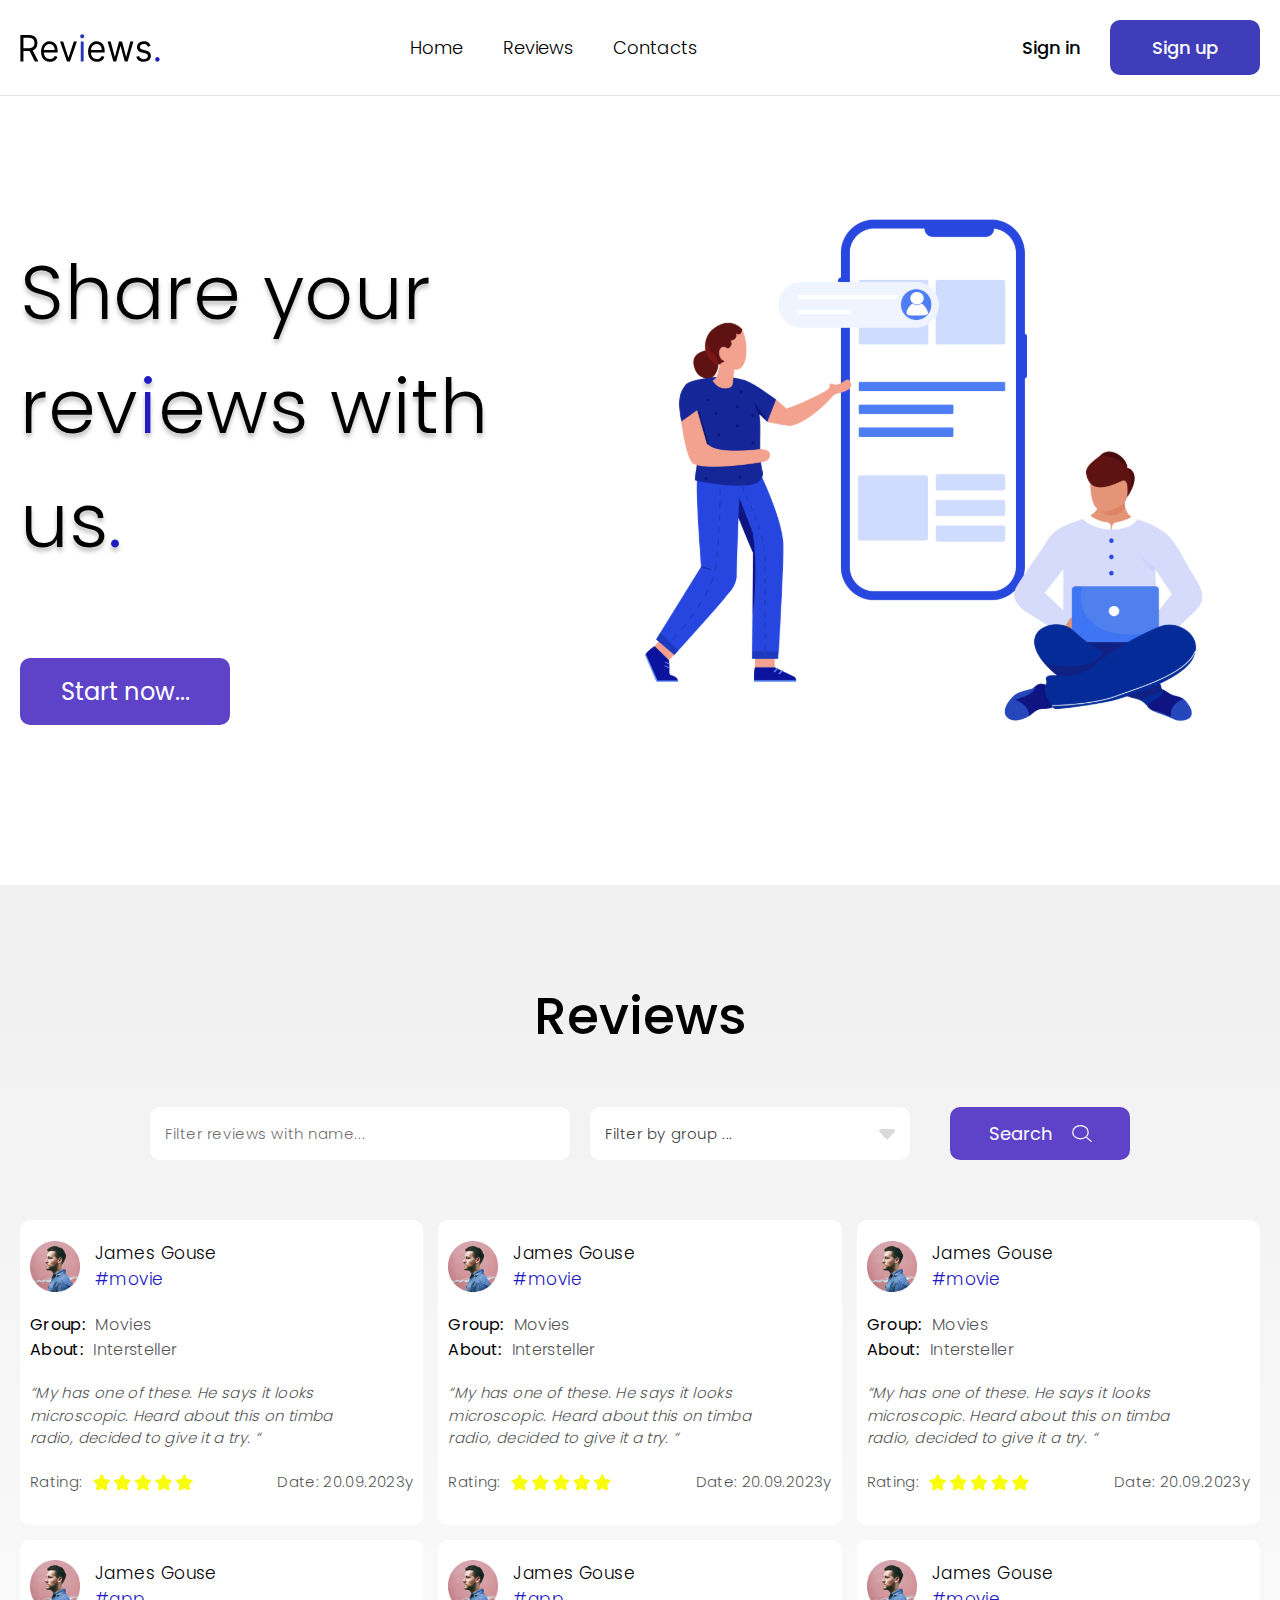
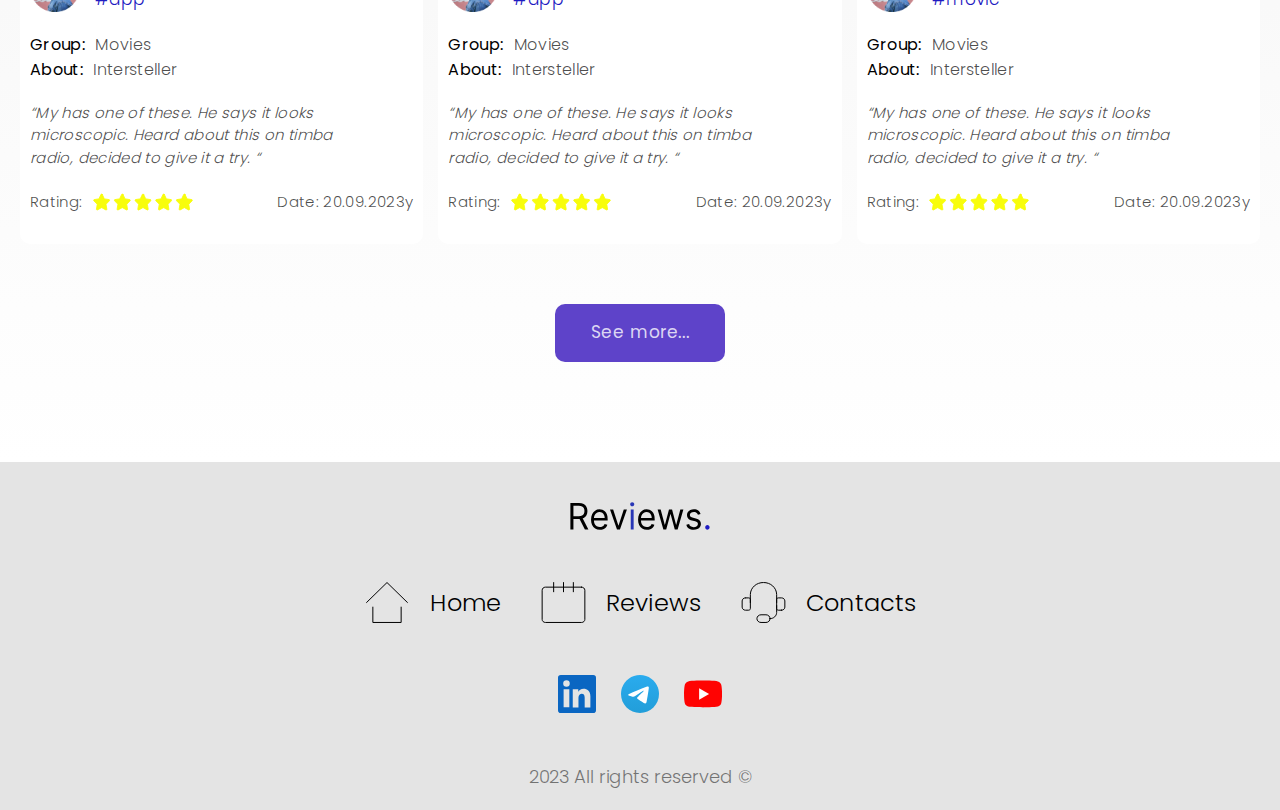
<file: index.html>
<!DOCTYPE html>
<html lang="en">
<head>
    <meta charset="UTF-8">
    <meta http-equiv="X-UA-Compatible" content="IE=edge">
    <meta name="viewport" content="width=device-width, initial-scale=1.0">
    <title>Reviews</title>
    <link rel="stylesheet" href="./css/main.css">
</head>
<body>
    <header class="site-header">
        <div class="container">
            <div class="site-header__wrapper">
                <a class="logo" href="./index.html">
                    <img class="logo__img" src="./images/svg/logo.svg" alt="Review's logo">
                </a>
                <div class="site-header__inner js-header-inner">
                    <button class="site-header__inner-btn js-close-btn" type="button"></button>
                    <nav class="site-header__nav">
                        <ul class="site-header__list">
                            <li class="site-header__item">
                                <a class="site-header__link" href="./index.html">
                                    Home
                                </a>
                            </li>
                            <li>
                                <a class="site-header__link" href="#reviews">
                                    Reviews
                                </a>
                            </li>
                            <li>
                                <a class="site-header__link" href="#">
                                    Contacts
                                </a>
                            </li>
                        </ul>
                    </nav>
                    <div class="site-header__auth">
                        <a class="site-header__auth-link sign-in-btn" href="./views/login.html">Sign in</a>
                        <a class="site-header__auth-link sign-up-btn" href="./views/register.html">Sign up</a>
                    </div>
                </div>
                <button class="site-header__btn js-menu-btn" type="button"></button>
            </div>
        </div>
    </header>
    <main class="site-main">
        <section class="hero">
            <div class="container">
                <div class="hero__wrapper">
                    <div class="hero__details-wrapper">
                        <div class="hero__title-wrapper">
                            <h1 class="hero__title" title="Share your reviews with us.">
                                Share your rev<span class="hero__title-stage">i</span>ews with us<span class="hero__title-stage">.</span>
                            </h1>
                        </div>
                        <img class="hero__img" src="./images/svg/herobg.svg" alt="hero vector image">
                        <a class="hero__link" href="#">
                            Start now...
                        </a>
                    </div>
                </div>
            </div>
        </section>
        <section class="reviews">
            <div class="container">
                <div class="reviews__wrapper" id="reviews">
                    <h2 class="reviews__title" title="Reviews">
                        Reviews
                    </h2>
                    <form class="reviews__form" action="" method="GET" autocomplete="off">
                        <input class="reviews__input" name="user_query" type="search" placeholder="Filter reviews with name..." aria-label="Filter reviews with name">
                        <select class="reviews__input reviews__input--selection" name="group" aria-label="Select group">
                            <option value="" hidden>Filter by group ...</option>
                            <option value="Books">Books</option>
                            <option value="App">Application & Softwares</option>
                            <option value="Movies">Movies</option>
                            <option value="Games">Games</option>
                        </select>
                        <button class="reviews__form-btn" type="submit">Search</button>
                    </form>
                    <ul class="reviews__list">
                        <li class="reviews__item">
                            <div class="reviews__item-details-wrapper">
                                <img class="reviews__user-img" src="./images/png/sample.png" width="50" height="50" alt="image">
                                <div class="reviews__item-details-inner">
                                    <strong class="reviews__user-name">
                                        James Gouse
                                    </strong>
                                    <a class="reviews__item-tag" href="#">
                                        #movie
                                    </a>
                                </div>
                            </div>
                            <div class="reviews__item-general-info">
                               <div class="reviews__item-general-inner-wrapper">
                                <div class="reviews__item-general-inner">
                                    <strong class="reviews__item-group-heading">
                                        Group:
                                    </strong>
                                    <span class="reviews__item-group-desc">
                                        Movies
                                    </span>
                                </div>
                                <div class="reviews__item-general-inner">
                                    <strong class="reviews__item-group-heading">
                                        About: 
                                    </strong>
                                    <span class="reviews__item-group-desc">
                                        Intersteller
                                    </span>
                                </div>
                               </div>
                            </div>
                            <div class="reviews__item-desc-wrapper">
                                <p class="reviews__item-desc" title="My has one of these. He says it looks microscopic. 
                                Heard about this on timba radio, decided to give it a try. ">
                                    “My has one of these. He says it looks microscopic. Heard about this 
                                    on timba radio, decided to give it a try. “

                                </p>
                            </div>
                            <div class="reviews__item-add-info">
                                <div class="reviews__item-rating-wrapper">
                                    <p class="reviews__item-rating-desc" title="Rating">
                                        Rating: 
                                    </p>
                                    <img class="reviews__item-rating-img" src="./images/svg/stars.svg" alt="star icon">
                                </div>
                                <div class="reviews__item-date-wrapper">
                                    <p class="reviews__item-date-desc" title="">
                                        Date: 
                                        <time class="reivews__item-date" datetime="20-09-2023">
                                            20.09.2023y 
                                        </time>
                                    </p>
                                </div>
                            </div>
                        </li>
                        <li class="reviews__item">
                            <div class="reviews__item-details-wrapper">
                                <img class="reviews__user-img" src="./images/png/sample.png" width="50" height="50" alt="image">
                                <div class="reviews__item-details-inner">
                                    <strong class="reviews__user-name">
                                        James Gouse
                                    </strong>
                                    <a class="reviews__item-tag" href="#">
                                        #movie
                                    </a>
                                </div>
                            </div>
                            <div class="reviews__item-general-info">
                               <div class="reviews__item-general-inner-wrapper">
                                <div class="reviews__item-general-inner">
                                    <strong class="reviews__item-group-heading">
                                        Group:
                                    </strong>
                                    <span class="reviews__item-group-desc">
                                        Movies
                                    </span>
                                </div>
                                <div class="reviews__item-general-inner">
                                    <strong class="reviews__item-group-heading">
                                        About: 
                                    </strong>
                                    <span class="reviews__item-group-desc">
                                        Intersteller
                                    </span>
                                </div>
                               </div>
                            </div>
                            <div class="reviews__item-desc-wrapper">
                                <p class="reviews__item-desc" title="My has one of these. He says it looks microscopic. 
                                Heard about this on timba radio, decided to give it a try. ">
                                    “My has one of these. He says it looks microscopic. Heard about this 
                                    on timba radio, decided to give it a try. “

                                </p>
                            </div>
                            <div class="reviews__item-add-info">
                                <div class="reviews__item-rating-wrapper">
                                    <p class="reviews__item-rating-desc" title="Rating">
                                        Rating: 
                                    </p>
                                    <img class="reviews__item-rating-img" src="./images/svg/stars.svg" alt="star icon">
                                </div>
                                <div class="reviews__item-date-wrapper">
                                    <p class="reviews__item-date-desc" title="">
                                        Date: 
                                        <time class="reivews__item-date" datetime="20-09-2023">
                                            20.09.2023y 
                                        </time>
                                    </p>
                                </div>
                            </div>
                        </li>
                        <li class="reviews__item">
                            <div class="reviews__item-details-wrapper">
                                <img class="reviews__user-img" src="./images/png/sample.png" width="50" height="50" alt="image">
                                <div class="reviews__item-details-inner">
                                    <strong class="reviews__user-name">
                                        James Gouse
                                    </strong>
                                    <a class="reviews__item-tag" href="#">
                                        #movie
                                    </a>
                                </div>
                            </div>
                            <div class="reviews__item-general-info">
                               <div class="reviews__item-general-inner-wrapper">
                                <div class="reviews__item-general-inner">
                                    <strong class="reviews__item-group-heading">
                                        Group:
                                    </strong>
                                    <span class="reviews__item-group-desc">
                                        Movies
                                    </span>
                                </div>
                                <div class="reviews__item-general-inner">
                                    <strong class="reviews__item-group-heading">
                                        About: 
                                    </strong>
                                    <span class="reviews__item-group-desc">
                                        Intersteller
                                    </span>
                                </div>
                               </div>
                            </div>
                            <div class="reviews__item-desc-wrapper">
                                <p class="reviews__item-desc" title="My has one of these. He says it looks microscopic. 
                                Heard about this on timba radio, decided to give it a try. ">
                                    “My has one of these. He says it looks microscopic. Heard about this 
                                    on timba radio, decided to give it a try. “

                                </p>
                            </div>
                            <div class="reviews__item-add-info">
                                <div class="reviews__item-rating-wrapper">
                                    <p class="reviews__item-rating-desc" title="Rating">
                                        Rating: 
                                    </p>
                                    <img class="reviews__item-rating-img" src="./images/svg/stars.svg" alt="star icon">
                                </div>
                                <div class="reviews__item-date-wrapper">
                                    <p class="reviews__item-date-desc" title="">
                                        Date: 
                                        <time class="reivews__item-date" datetime="20-09-2023">
                                            20.09.2023y 
                                        </time>
                                    </p>
                                </div>
                            </div>
                        </li>
                        <li class="reviews__item">
                            <div class="reviews__item-details-wrapper">
                                <img class="reviews__user-img" src="./images/png/sample.png" width="50" height="50" alt="image">
                                <div class="reviews__item-details-inner">
                                    <strong class="reviews__user-name">
                                        James Gouse
                                    </strong>
                                    <a class="reviews__item-tag" href="#">
                                        #app
                                    </a>
                                </div>
                            </div>
                            <div class="reviews__item-general-info">
                               <div class="reviews__item-general-inner-wrapper">
                                <div class="reviews__item-general-inner">
                                    <strong class="reviews__item-group-heading">
                                        Group:
                                    </strong>
                                    <span class="reviews__item-group-desc">
                                        Movies
                                    </span>
                                </div>
                                <div class="reviews__item-general-inner">
                                    <strong class="reviews__item-group-heading">
                                        About: 
                                    </strong>
                                    <span class="reviews__item-group-desc">
                                        Intersteller
                                    </span>
                                </div>
                               </div>
                            </div>
                            <div class="reviews__item-desc-wrapper">
                                <p class="reviews__item-desc" title="My has one of these. He says it looks microscopic. 
                                Heard about this on timba radio, decided to give it a try. ">
                                    “My has one of these. He says it looks microscopic. Heard about this 
                                    on timba radio, decided to give it a try. “

                                </p>
                            </div>
                            <div class="reviews__item-add-info">
                                <div class="reviews__item-rating-wrapper">
                                    <p class="reviews__item-rating-desc" title="Rating">
                                        Rating: 
                                    </p>
                                    <img class="reviews__item-rating-img" src="./images/svg/stars.svg" alt="star icon">
                                </div>
                                <div class="reviews__item-date-wrapper">
                                    <p class="reviews__item-date-desc" title="">
                                        Date: 
                                        <time class="reivews__item-date" datetime="20-09-2023">
                                            20.09.2023y 
                                        </time>
                                    </p>
                                </div>
                            </div>
                        </li>
                        <li class="reviews__item">
                            <div class="reviews__item-details-wrapper">
                                <img class="reviews__user-img" src="./images/png/sample.png" width="50" height="50" alt="image">
                                <div class="reviews__item-details-inner">
                                    <strong class="reviews__user-name">
                                        James Gouse
                                    </strong>
                                    <a class="reviews__item-tag" href="#">
                                        #app
                                    </a>
                                </div>
                            </div>
                            <div class="reviews__item-general-info">
                               <div class="reviews__item-general-inner-wrapper">
                                <div class="reviews__item-general-inner">
                                    <strong class="reviews__item-group-heading">
                                        Group:
                                    </strong>
                                    <span class="reviews__item-group-desc">
                                        Movies
                                    </span>
                                </div>
                                <div class="reviews__item-general-inner">
                                    <strong class="reviews__item-group-heading">
                                        About: 
                                    </strong>
                                    <span class="reviews__item-group-desc">
                                        Intersteller
                                    </span>
                                </div>
                               </div>
                            </div>
                            <div class="reviews__item-desc-wrapper">
                                <p class="reviews__item-desc" title="My has one of these. He says it looks microscopic. 
                                Heard about this on timba radio, decided to give it a try. ">
                                    “My has one of these. He says it looks microscopic. Heard about this 
                                    on timba radio, decided to give it a try. “

                                </p>
                            </div>
                            <div class="reviews__item-add-info">
                                <div class="reviews__item-rating-wrapper">
                                    <p class="reviews__item-rating-desc" title="Rating">
                                        Rating: 
                                    </p>
                                    <img class="reviews__item-rating-img" src="./images/svg/stars.svg" alt="star icon">
                                </div>
                                <div class="reviews__item-date-wrapper">
                                    <p class="reviews__item-date-desc" title="">
                                        Date: 
                                        <time class="reivews__item-date" datetime="20-09-2023">
                                            20.09.2023y 
                                        </time>
                                    </p>
                                </div>
                            </div>
                        </li>
                        <li class="reviews__item">
                            <div class="reviews__item-details-wrapper">
                                <img class="reviews__user-img" src="./images/png/sample.png" width="50" height="50" alt="image">
                                <div class="reviews__item-details-inner">
                                    <strong class="reviews__user-name">
                                        James Gouse
                                    </strong>
                                    <a class="reviews__item-tag" href="#">
                                        #movie
                                    </a>
                                </div>
                            </div>
                            <div class="reviews__item-general-info">
                               <div class="reviews__item-general-inner-wrapper">
                                <div class="reviews__item-general-inner">
                                    <strong class="reviews__item-group-heading">
                                        Group:
                                    </strong>
                                    <span class="reviews__item-group-desc">
                                        Movies
                                    </span>
                                </div>
                                <div class="reviews__item-general-inner">
                                    <strong class="reviews__item-group-heading">
                                        About: 
                                    </strong>
                                    <span class="reviews__item-group-desc">
                                        Intersteller
                                    </span>
                                </div>
                               </div>
                            </div>
                            <div class="reviews__item-desc-wrapper">
                                <p class="reviews__item-desc" title="My has one of these. He says it looks microscopic. 
                                Heard about this on timba radio, decided to give it a try. ">
                                    “My has one of these. He says it looks microscopic. Heard about this 
                                    on timba radio, decided to give it a try. “

                                </p>
                            </div>
                            <div class="reviews__item-add-info">
                                <div class="reviews__item-rating-wrapper">
                                    <p class="reviews__item-rating-desc" title="Rating">
                                        Rating: 
                                    </p>
                                    <img class="reviews__item-rating-img" src="./images/svg/stars.svg" alt="star icon">
                                </div>
                                <div class="reviews__item-date-wrapper">
                                    <p class="reviews__item-date-desc" title="">
                                        Date: 
                                        <time class="reivews__item-date" datetime="20-09-2023">
                                            20.09.2023y 
                                        </time>
                                    </p>
                                </div>
                            </div>
                        </li>
                    </ul>
                    <button class="reviews__btn" type="button">See more...</button>
                </div>
            </div>
        </section>
    </main>
    <footer class="site-footer">
        <div class="container">
            <div class="site-footer__wrapper">
                <a class="logo logo--footer" href="./index.html">
                    <img class="logo__img" src="./images/svg/logo.svg" alt="Review's logo">
                </a>
                <nav class="site-footer__nav">
                    <ul class="site-footer__list">
                        <li class="site-footer__item">
                            <a class="site-footer__link" href="#">
                                Home
                            </a>
                        </li>
                        <li class="site-footer__item">
                            <a class="site-footer__link" href="#">
                                Reviews
                            </a>
                        </li>
                        <li class="site-footer__item">
                            <a class="site-footer__link" href="#">
                                Contacts
                            </a>
                        </li>
                    </ul>
                </nav>
                <ul class="site-footer__social-media-list">
                    <li class="site-footer__social-media-item">
                        <a class="site-footer__social-media-link" href="#">
                            <img class="site-footer__social-media-img" src="./images/svg/linkedin.svg" alt="linkedin icon">
                        </a>
                    </li>
                    <li class="site-footer__social-media-item">
                        <a class="site-footer__social-media-link" href="#">
                            <img class="site-footer__social-media-img" src="./images/svg/telegram.svg" alt="telegram icon">
                        </a>
                    </li>
                    <li class="site-footer__social-media-item">
                        <a class="site-footer__social-media-link" href="#">
                            <img class="site-footer__social-media-img" src="./images/svg/youtube.svg" alt="youtube icon">
                        </a>
                    </li>
                </ul>
                <span class="copyright">2023 All rights reserved &copy;</span>
            </div>
        </div>
    </footer>
    <script src="./js/app.js"></script>
</body>
</html>
</file>
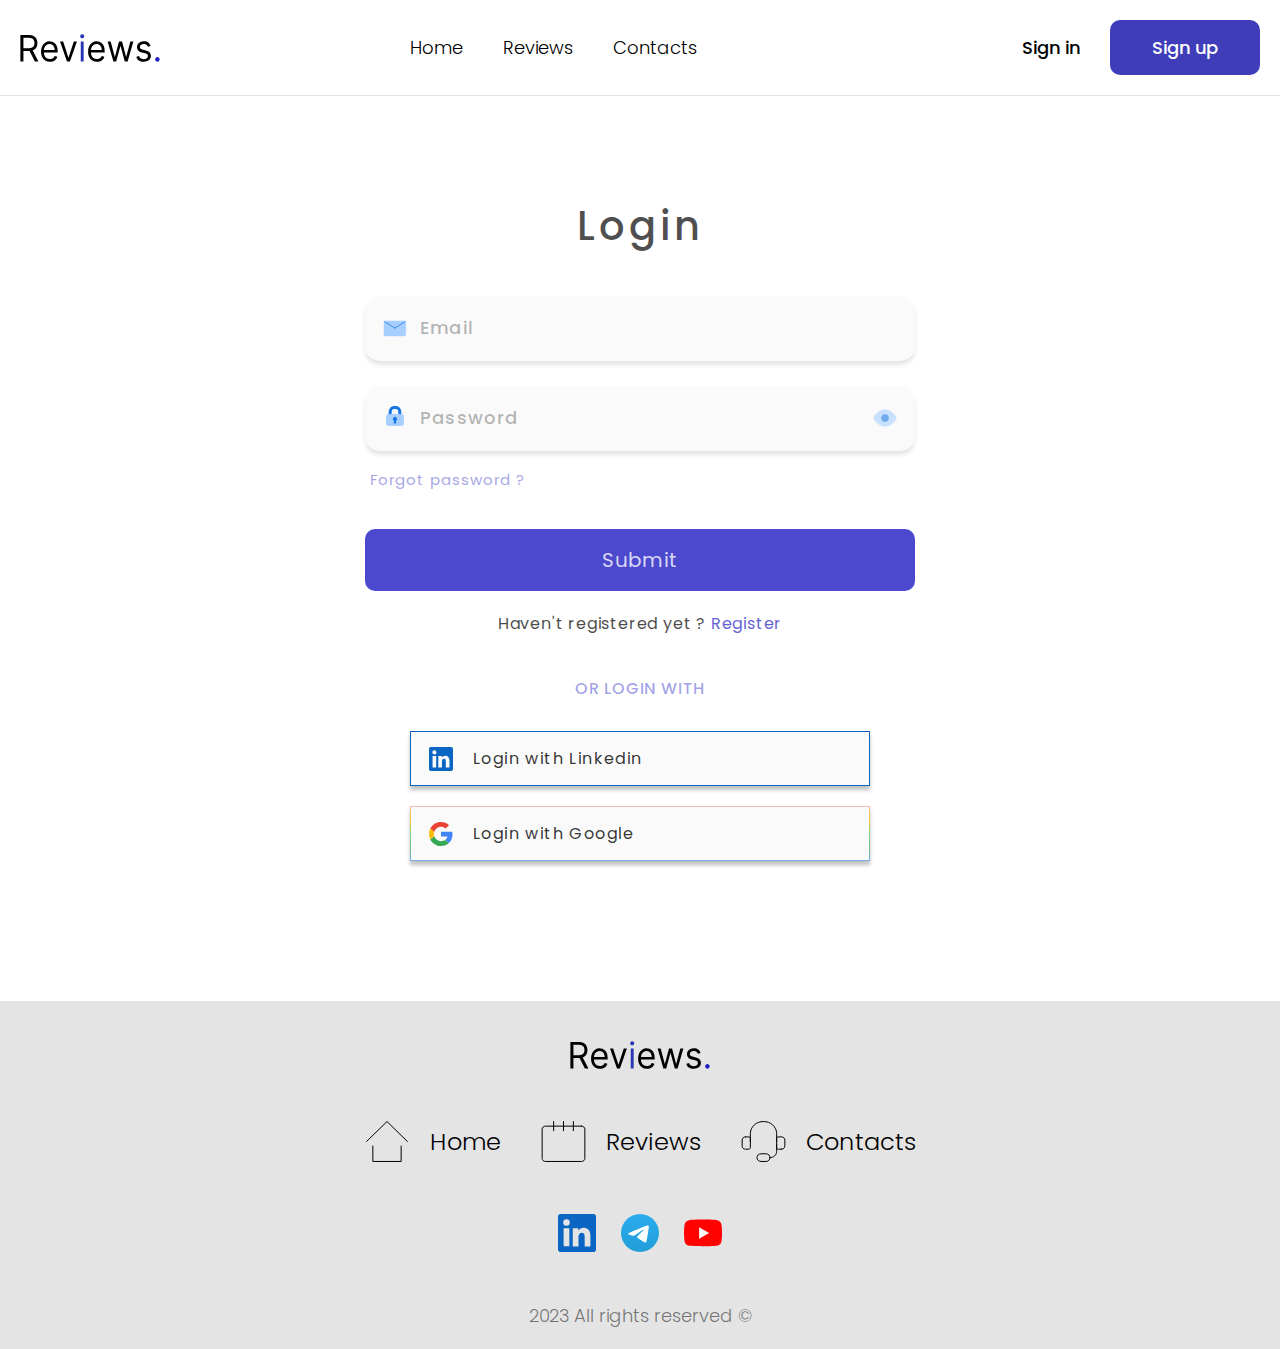
<file: views/login.html>
<!DOCTYPE html>
<html lang="en">
<head>
    <meta charset="UTF-8">
    <meta http-equiv="X-UA-Compatible" content="IE=edge">
    <meta name="viewport" content="width=device-width, initial-scale=1.0">
    <title>Login</title>
    <link rel="stylesheet" href="../css/main.css">
</head>
<body>
    <header class="site-header">
        <div class="container">
            <div class="site-header__wrapper">
                <a class="logo" href="../index.html">
                    <img class="logo__img" src="../images/svg/logo.svg" alt="Review's logo">
                </a>
                <div class="site-header__inner js-header-inner">
                    <button class="site-header__inner-btn js-close-btn" type="button"></button>
                    <nav class="site-header__nav">
                        <ul class="site-header__list">
                            <li class="site-header__item">
                                <a class="site-header__link" href="../index.html">
                                    Home
                                </a>
                            </li>
                            <li>
                                <a class="site-header__link" href="#">
                                    Reviews
                                </a>
                            </li>
                            <li>
                                <a class="site-header__link" href="#">
                                    Contacts
                                </a>
                            </li>
                        </ul>
                    </nav>
                    <div class="site-header__auth">
                        <a class="site-header__auth-link sign-in-btn" href="./login.html">Sign in</a>
                        <a class="site-header__auth-link sign-up-btn" href="./register.html">Sign up</a>
                    </div>
                </div>
                <button class="site-header__btn js-menu-btn" type="button"></button>
            </div>
        </div>
    </header>
    <main class="site-main">
        <section class="login auth">
            <div class="container">
                <div class="login__wrapper auth__wrapper">
                    <h2 class="auth__title" title="Login">
                        Login
                    </h2>
                    <form class="auth__form js-login-form" action="https://echo.htmlacademy.ru/courses" method="POST" autocomplete="off">
                        <span class="auth__error-msg js-login-error"></span>
                        <div class="auth__form-group">
                            <span class="auth__input-icon icon-email"></span>
                            <input class="auth__input js-email-input" type="email" name="user_email" placeholder="Email" aria-label="Enter your email" required>
                            <span class="auth__err-msg name-error"></span>
                        </div>
                        <div class="auth__form-group">
                            <span class="auth__input-icon icon-password"></span>
                            <input class="auth__input js-password-input" type="password" name="user_password" placeholder="Password" aria-label="Enter your password" required>
                            <span class="auth__input-icon icon-eye js-eye-icon"></span>
                            <span class="auth__err-msg password-error"></span>
                        </div>
                        <a class="auth__forgot-password-link" href="#">Forgot password ?</a>
                        <button class="auth__form-btn" type="submit">
                            Submit
                        </button>
                        <p class="auth__desc" title="Haven't registered yet ?">
                            Haven't registered yet ? <a class="auth__desc-link" href="./register.html">Register</a>
                        </p>
                    </form>
                    <div class="auth__option-wrapper">
                        <p class="auth__option-desc" title="OR LOGIN WITH">
                            OR LOGIN WITH
                        </p>
                        <div class="auth__option-links-wrapper">
                            <a class="auth__option-link linkedin-link" href="#">Login with Linkedin</a>
                            <a class="auth__option-link google-link" href="#">Login with Google</a>
                        </div>
                    </div>
                </div>
            </div>
        </section>
    </main>
    <footer class="site-footer">
        <div class="container">
            <div class="site-footer__wrapper">
                <a class="logo logo--footer" href="../index.html">
                    <img class="logo__img" src="../images/svg/logo.svg" alt="Review's logo">
                </a>
                <nav class="site-footer__nav">
                    <ul class="site-footer__list">
                        <li class="site-footer__item">
                            <a class="site-footer__link" href="../index.html">
                                Home
                            </a>
                        </li>
                        <li class="site-footer__item">
                            <a class="site-footer__link" href="#">
                                Reviews
                            </a>
                        </li>
                        <li class="site-footer__item">
                            <a class="site-footer__link" href="#">
                                Contacts
                            </a>
                        </li>
                    </ul>
                </nav>
                <ul class="site-footer__social-media-list">
                    <li class="site-footer__social-media-item">
                        <a class="site-footer__social-media-link" href="#">
                            <img class="site-footer__social-media-img" src="../images/svg/linkedin.svg" alt="linkedin icon">
                        </a>
                    </li>
                    <li class="site-footer__social-media-item">
                        <a class="site-footer__social-media-link" href="#">
                            <img class="site-footer__social-media-img" src="../images/svg/telegram.svg" alt="telegram icon">
                        </a>
                    </li>
                    <li class="site-footer__social-media-item">
                        <a class="site-footer__social-media-link" href="#">
                            <img class="site-footer__social-media-img" src="../images/svg/youtube.svg" alt="youtube icon">
                        </a>
                    </li>
                </ul>
                <span class="copyright">2023 All rights reserved &copy;</span>
            </div>
        </div>
    </footer>
    <script src="../js/app.js"></script>
    <script src="../js/login.js"></script>
</body>
</html>
</file>
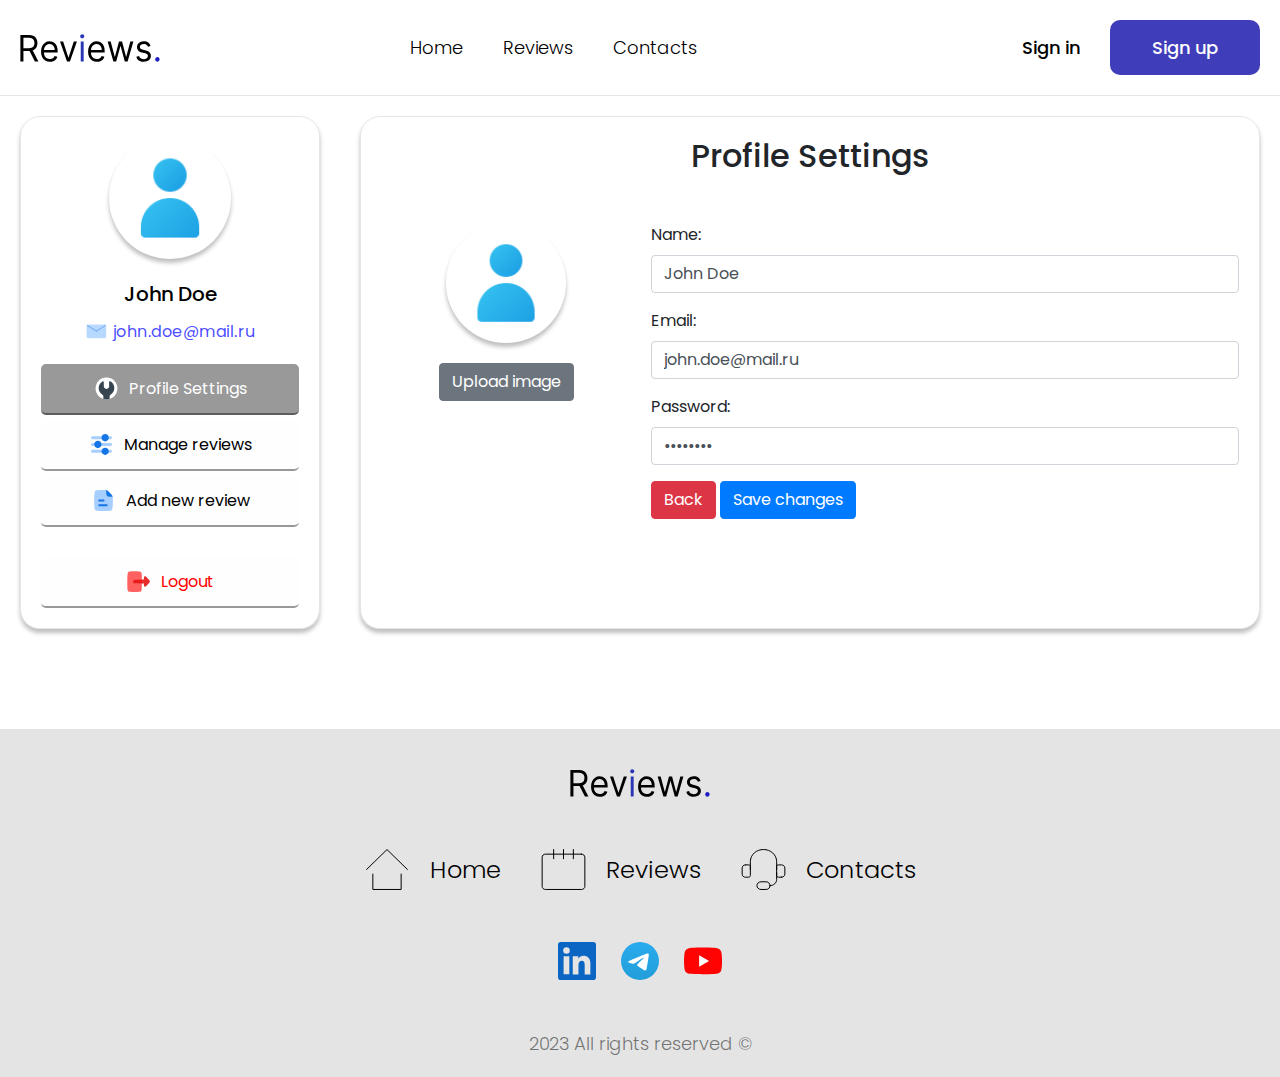
<file: views/profile.html>
<!DOCTYPE html>
<html lang="en">
<head>
    <meta charset="UTF-8">
    <meta http-equiv="X-UA-Compatible" content="IE=edge">
    <meta name="viewport" content="width=device-width, initial-scale=1.0">
    <title>Profile</title>
    <link rel="stylesheet" href="../css/bootstrap/bootstrap.min.css">
    <link rel="stylesheet" href="../css/main.css">
</head>
<body>
    <header class="site-header">
        <div class="container">
            <div class="site-header__wrapper">
                <a class="logo" href="../index.html">
                    <img class="logo__img" src="../images/svg/logo.svg" alt="Review's logo">
                </a>
                <div class="site-header__inner js-header-inner">
                    <button class="site-header__inner-btn js-close-btn" type="button"></button>
                    <nav class="site-header__nav">
                        <ul class="site-header__list">
                            <li class="site-header__item">
                                <a class="site-header__link" href="../index.html">
                                    Home
                                </a>
                            </li>
                            <li>
                                <a class="site-header__link" href="#">
                                    Reviews
                                </a>
                            </li>
                            <li>
                                <a class="site-header__link" href="#">
                                    Contacts
                                </a>
                            </li>
                        </ul>
                    </nav>
                    <div class="site-header__auth">
                        <a class="site-header__auth-link sign-in-btn" href="./login.html">Sign in</a>
                        <a class="site-header__auth-link sign-up-btn" href="./register.html">Sign up</a>
                    </div>
                </div>
                <button class="site-header__btn js-menu-btn" type="button"></button>
            </div>
        </div>
    </header>
    <main class="site-main">
       <section class="profile">
        <div class="container">
            <div class="profile__wrapper">
                <div class="profile__panel-wrapper">
                     <div class="profile__img-wrapper">
                        <img class="profile__img" src="../images/png/user.png" width="100" height="100" alt="image">
                     </div>
                     <div class="profile__info-wrapper">
                        <p class="profile__user-name" title="John Doe">
                            John Doe
                        </p>
                        <a class="profile__user-mail" href="mailto:john.doe@mail.ru">john.doe@mail.ru</a>
                     </div>
                     <div class="profile__action-btn-wrapper">
                        <button class="profile__action-btn active-btn" type="button">Profile Settings</button>
                        <button class="profile__action-btn" type="button">Manage reviews</button>
                        <button class="profile__action-btn" type="button">Add new review</button>
                        <button class="profile__action-btn logout-btn" type="button">Logout</button>
                     </div>
                </div>
                <div class="profile__details-wrapper">
                    
                    <div class="profile__settings-wrapper">
                        <h2 class="profile__settings-title h2 text-center mb-5">
                            Profile Settings
                        </h2>
                       <div class="profile__settings-inner-wrapper">
                        <div class="profile__settings-inner-user">
                            <div class="profile__settings-user-img-wrapper">
                               <img class="profile__img" src="../images/png/user.png" width="100" height="100" alt="image">
                            </div>
                            <form class="profile__settings-user-img-form">
                                <label class="profile__settings-user-img-label btn btn-secondary" for="user-image">
                                    Upload image
                                    <input class="profile__settings-user-input" id="user-image" type="file">
                                </label>
                            </form>
                        </div>
                        <div class="profile__settings-inner-form">
                        
                            <form class="profile__settings-form">
                                <div class="form-group">
                                    <label for="name">Name: </label>
                                    <input class="form-control" id="name" value="John Doe" type="text">
                                </div>
                                <div class="form-group">
                                    <label for="email">Email: </label>
                                    <input class="form-control" id="email" value="john.doe@mail.ru" type="email">
                                </div>
                                <div class="form-group">
                                    <label for="password">Password: </label>
                                    <input class="form-control" id="password" value="12345678" type="password">
                                </div>
                                <a class="btn btn-danger" href="../index.html">Back</a>
                                <button class="btn btn-primary">Save changes</button>
                            </form>
                        </div>
                       </div>
                    </div>
                    <div class="profile__manage-reviews-wrapper">

                    </div>
                    <div class="profile__add-review-wrapper">

                    </div>
                </div>
            </div>
        </div>
       </section>
    </main>
    <footer class="site-footer">
        <div class="container">
            <div class="site-footer__wrapper">
                <a class="logo logo--footer" href="../index.html">
                    <img class="logo__img" src="../images/svg/logo.svg" alt="Review's logo">
                </a>
                <nav class="site-footer__nav">
                    <ul class="site-footer__list">
                        <li class="site-footer__item">
                            <a class="site-footer__link" href="../index.html">
                                Home
                            </a>
                        </li>
                        <li class="site-footer__item">
                            <a class="site-footer__link" href="#">
                                Reviews
                            </a>
                        </li>
                        <li class="site-footer__item">
                            <a class="site-footer__link" href="#">
                                Contacts
                            </a>
                        </li>
                    </ul>
                </nav>
                <ul class="site-footer__social-media-list">
                    <li class="site-footer__social-media-item">
                        <a class="site-footer__social-media-link" href="#">
                            <img class="site-footer__social-media-img" src="../images/svg/linkedin.svg" alt="linkedin icon">
                        </a>
                    </li>
                    <li class="site-footer__social-media-item">
                        <a class="site-footer__social-media-link" href="#">
                            <img class="site-footer__social-media-img" src="../images/svg/telegram.svg" alt="telegram icon">
                        </a>
                    </li>
                    <li class="site-footer__social-media-item">
                        <a class="site-footer__social-media-link" href="#">
                            <img class="site-footer__social-media-img" src="../images/svg/youtube.svg" alt="youtube icon">
                        </a>
                    </li>
                </ul>
                <span class="copyright">2023 All rights reserved &copy;</span>
            </div>
        </div>
    </footer>
    <script src="../js/bootstrap/bootstrap.min.js"></script>
    <script src="../js/app.js"></script>
    <script src="../js/profile.js"></script>
</body>
</html>
</file>
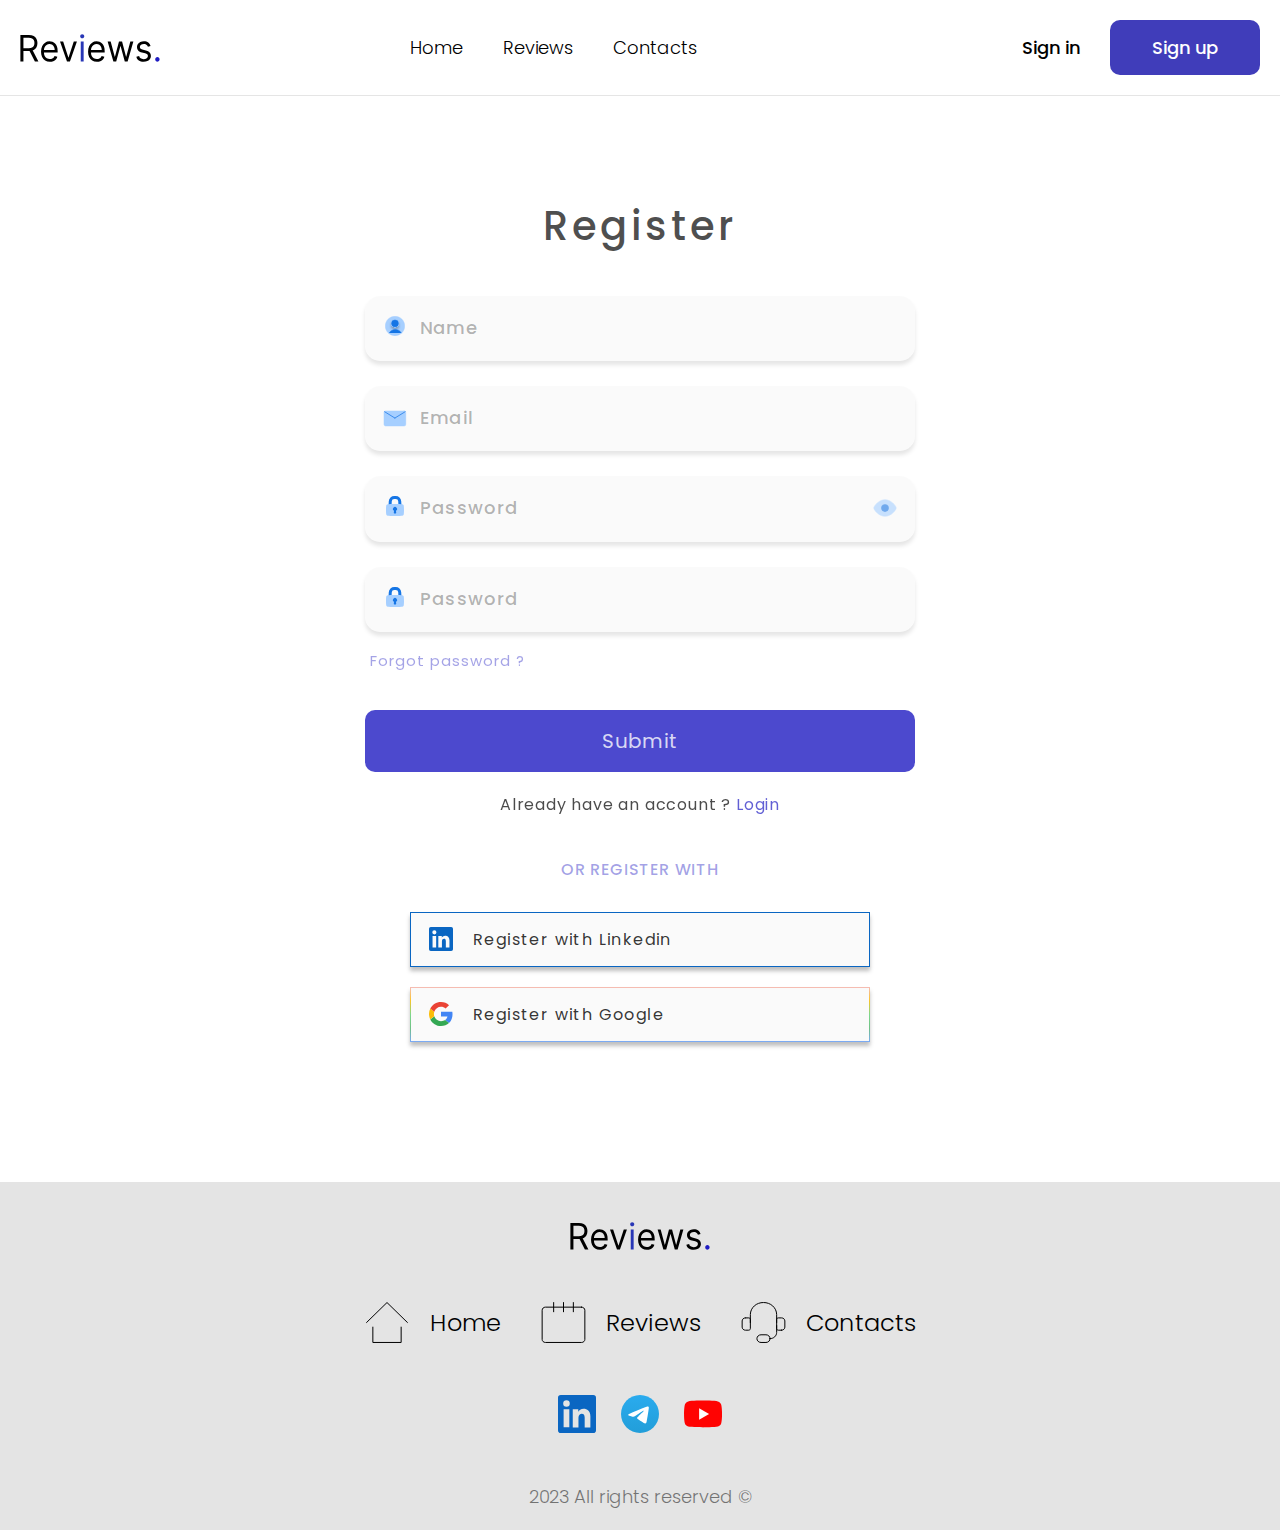
<file: views/register.html>
<!DOCTYPE html>
<html lang="en">
<head>
    <meta charset="UTF-8">
    <meta http-equiv="X-UA-Compatible" content="IE=edge">
    <meta name="viewport" content="width=device-width, initial-scale=1.0">
    <title>Reviews</title>
    <link rel="stylesheet" href="../css/main.css">
</head>
<body>
    <header class="site-header">
        <div class="container">
            <div class="site-header__wrapper">
                <a class="logo" href="../index.html">
                    <img class="logo__img" src="../images/svg/logo.svg" alt="Review's logo">
                </a>
                <div class="site-header__inner js-header-inner">
                    <button class="site-header__inner-btn js-close-btn" type="button"></button>
                    <nav class="site-header__nav">
                        <ul class="site-header__list">
                            <li class="site-header__item">
                                <a class="site-header__link" href="#">
                                    Home
                                </a>
                            </li>
                            <li>
                                <a class="site-header__link" href="#">
                                    Reviews
                                </a>
                            </li>
                            <li>
                                <a class="site-header__link" href="#">
                                    Contacts
                                </a>
                            </li>
                        </ul>
                    </nav>
                    <div class="site-header__auth">
                        <a class="site-header__auth-link sign-in-btn" href="./login.html">Sign in</a>
                        <a class="site-header__auth-link sign-up-btn" href="./register.html">Sign up</a>
                    </div>
                </div>
                <button class="site-header__btn js-menu-btn" type="button"></button>
            </div>
        </div>
    </header>
    <main class="site-main">
        <section class="register auth">
            <div class="container">
                <div class="register__wrapper auth__wrapper">
                    <h2 class="auth__title" title="Register">
                        Register
                    </h2>
                    <form class="auth__form js-register-form" action="https://echo.htmlacademy.ru/courses" method="POST" autocomplete="off">
                        <div class="auth__form-group">
                            <span class="auth__input-icon icon-name"></span>
                            <input class="auth__input" type="text" name="user_name" placeholder="Name" aria-label="Enter your name">
                        </div>
                        <div class="auth__form-group">
                            <span class="auth__input-icon icon-email"></span>
                            <input class="auth__input" type="email" name="user_email" placeholder="Email" aria-label="Enter your email">
                        </div>
                        <div class="auth__form-group">
                            <span class="auth__input-icon icon-password"></span>
                            <input class="auth__input" type="password" name="user_password" placeholder="Password" aria-label="Enter your password">
                            <span class="auth__input-icon icon-eye"></span>
                        </div>
                        <div class="auth__form-group">
                            <span class="auth__input-icon icon-password"></span>
                            <input class="auth__input" type="password" name="user_confirm_password" placeholder="Password" aria-label="Confirm your password">
                            <span class="auth__input-icon"></span>
                        </div>
                        <a class="auth__forgot-password-link" href="#">Forgot password ?</a>
                        <button class="auth__form-btn" type="submit">
                            Submit
                        </button>
                        <p class="auth__desc" title="Haven't registered yet ?">
                            Already have an account ? <a class="auth__desc-link" href="./login.html">Login</a>
                        </p>
                    </form>
                    <div class="auth__option-wrapper">
                        <p class="auth__option-desc" title="OR LOGIN WITH">
                            OR REGISTER WITH
                        </p>
                        <div class="auth__option-links-wrapper">
                            <a class="auth__option-link linkedin-link" href="#">Register with Linkedin</a>
                            <a class="auth__option-link google-link" href="#">Register with Google</a>
                        </div>
                    </div>
                </div>
            </div>
        </section>
    </main>
    <footer class="site-footer">
        <div class="container">
            <div class="site-footer__wrapper">
                <a class="logo logo--footer" href="../index.html">
                    <img class="logo__img" src="../images/svg/logo.svg" alt="Review's logo">
                </a>
                <nav class="site-footer__nav">
                    <ul class="site-footer__list">
                        <li class="site-footer__item">
                            <a class="site-footer__link" href="../index.html">
                                Home
                            </a>
                        </li>
                        <li class="site-footer__item">
                            <a class="site-footer__link" href="#">
                                Reviews
                            </a>
                        </li>
                        <li class="site-footer__item">
                            <a class="site-footer__link" href="#">
                                Contacts
                            </a>
                        </li>
                    </ul>
                </nav>
                <ul class="site-footer__social-media-list">
                    <li class="site-footer__social-media-item">
                        <a class="site-footer__social-media-link" href="#">
                            <img class="site-footer__social-media-img" src="../images/svg/linkedin.svg" alt="linkedin icon">
                        </a>
                    </li>
                    <li class="site-footer__social-media-item">
                        <a class="site-footer__social-media-link" href="#">
                            <img class="site-footer__social-media-img" src="../images/svg/telegram.svg" alt="telegram icon">
                        </a>
                    </li>
                    <li class="site-footer__social-media-item">
                        <a class="site-footer__social-media-link" href="#">
                            <img class="site-footer__social-media-img" src="../images/svg/youtube.svg" alt="youtube icon">
                        </a>
                    </li>
                </ul>
                <span class="copyright">2023 All rights reserved &copy;</span>
            </div>
        </div>
    </footer>
    <script src="../js/app.js"></script>
    <script src="../js/register.js"></script>
</body>
</html>
</file>
